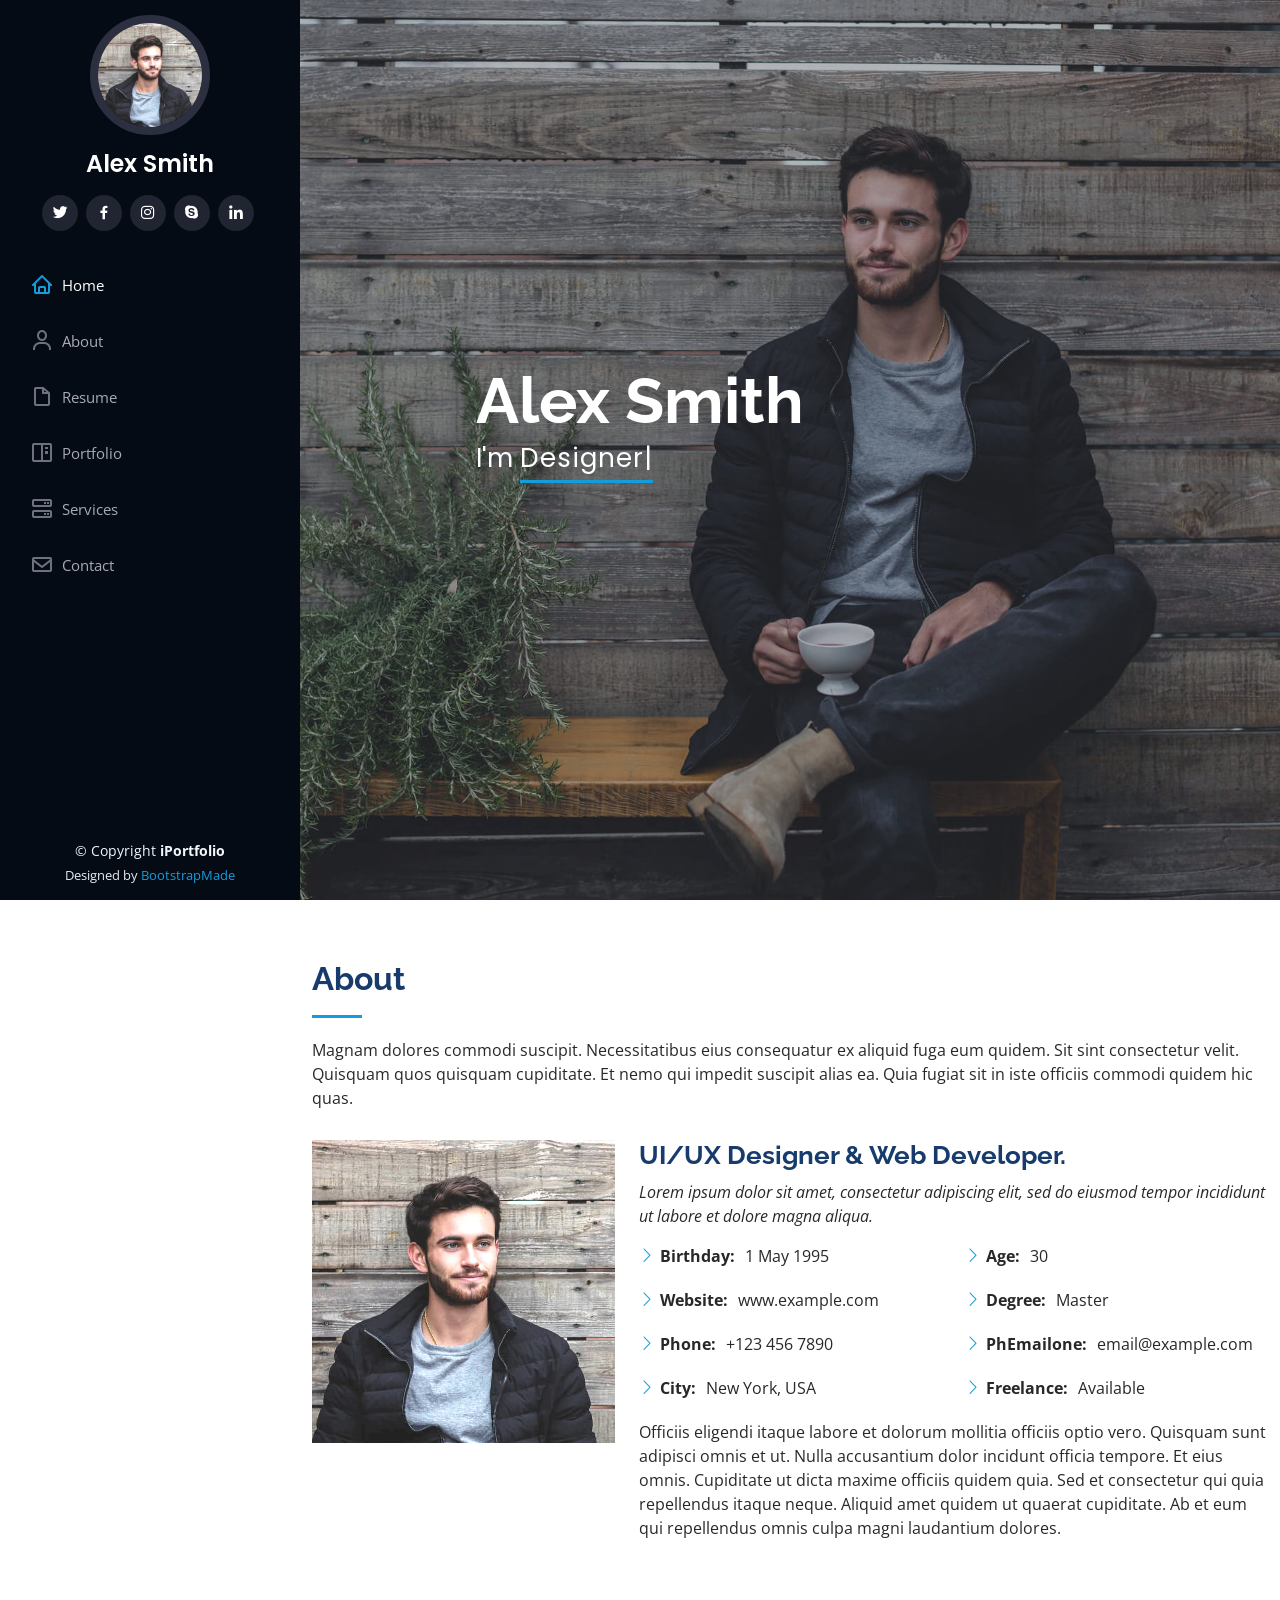
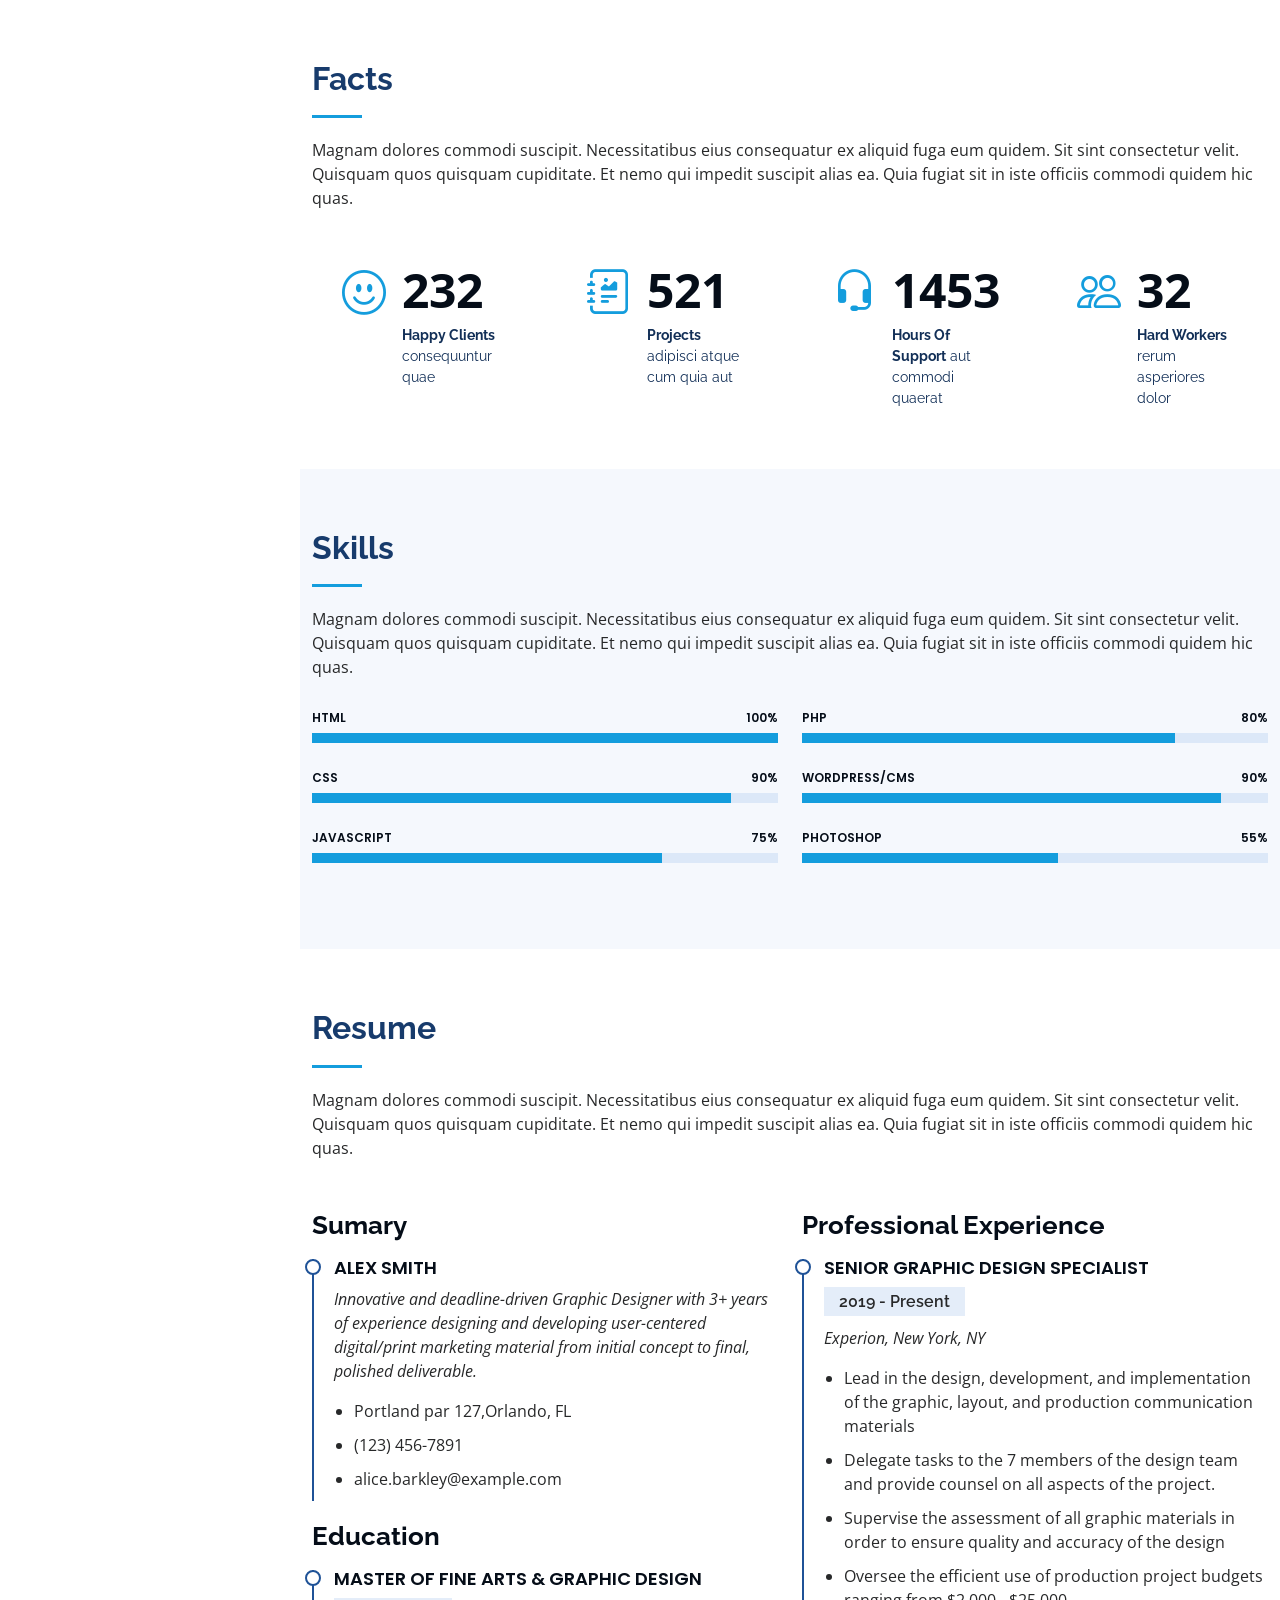
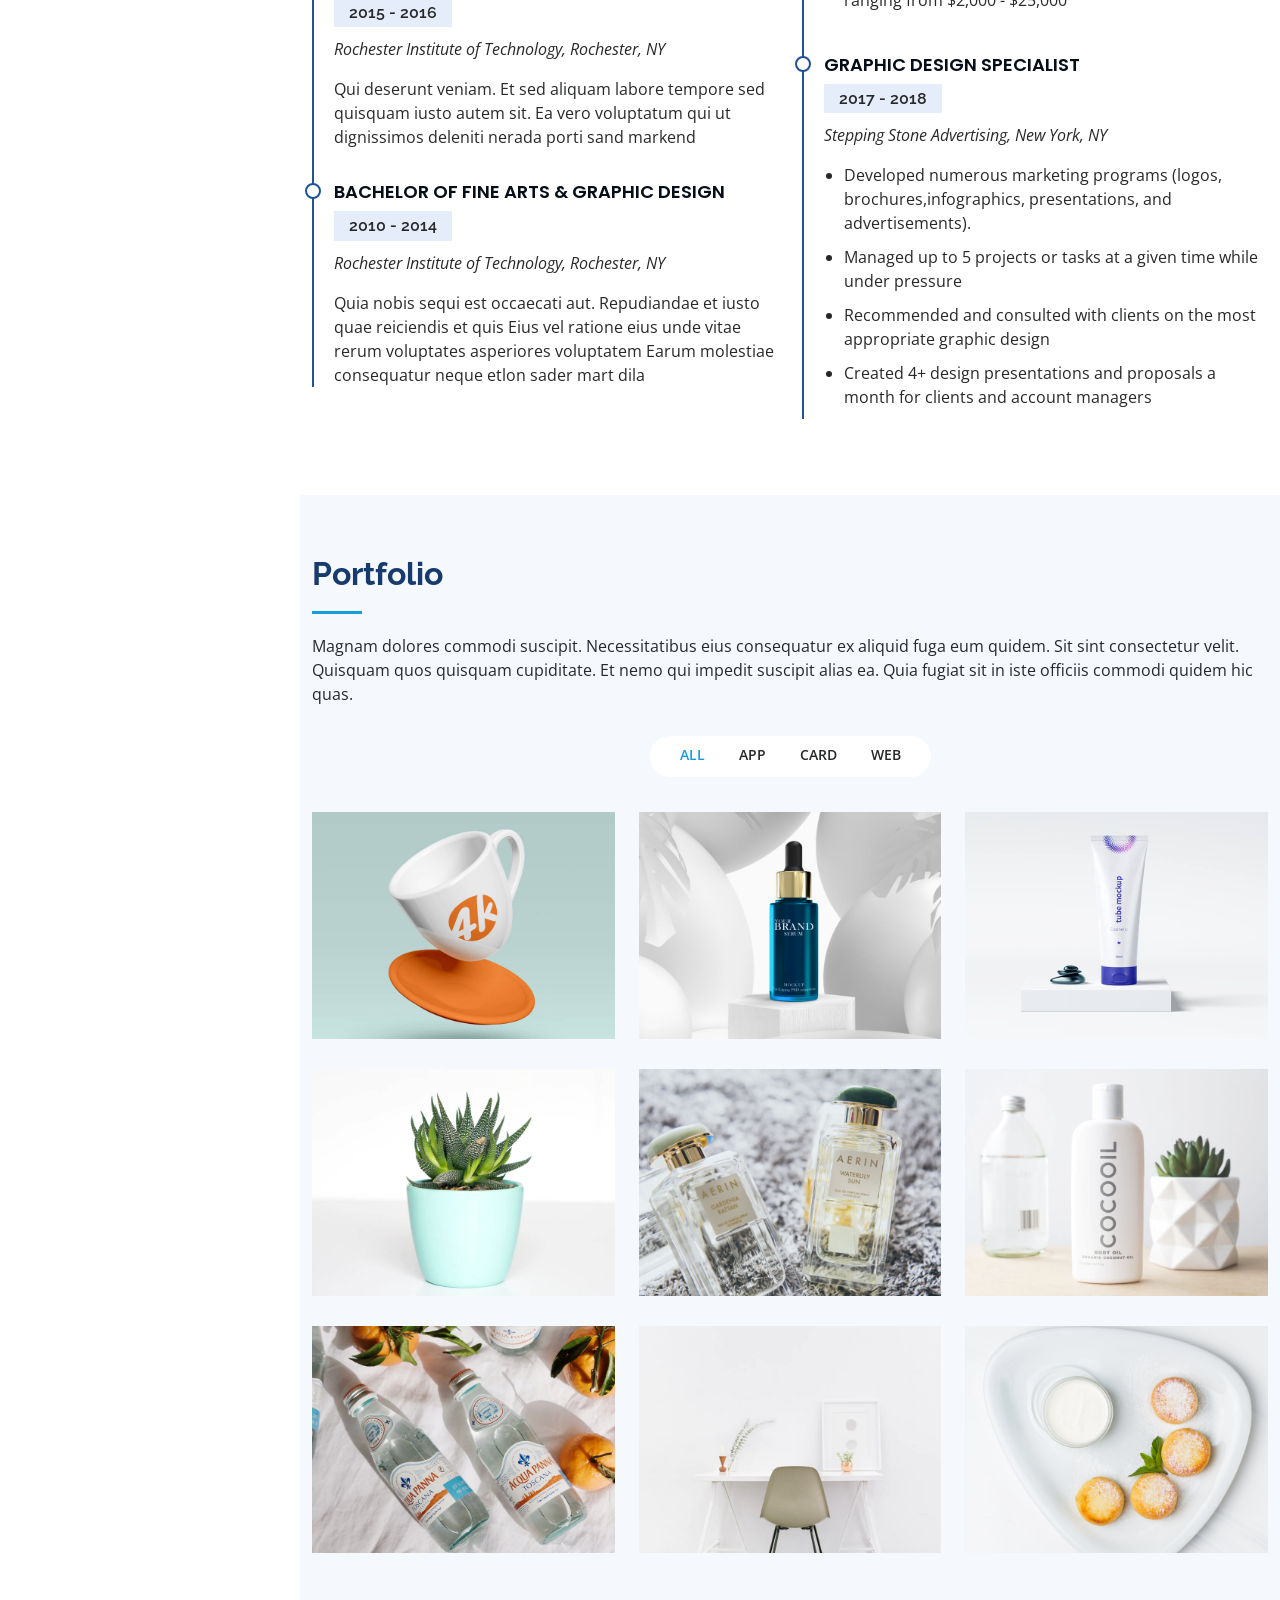
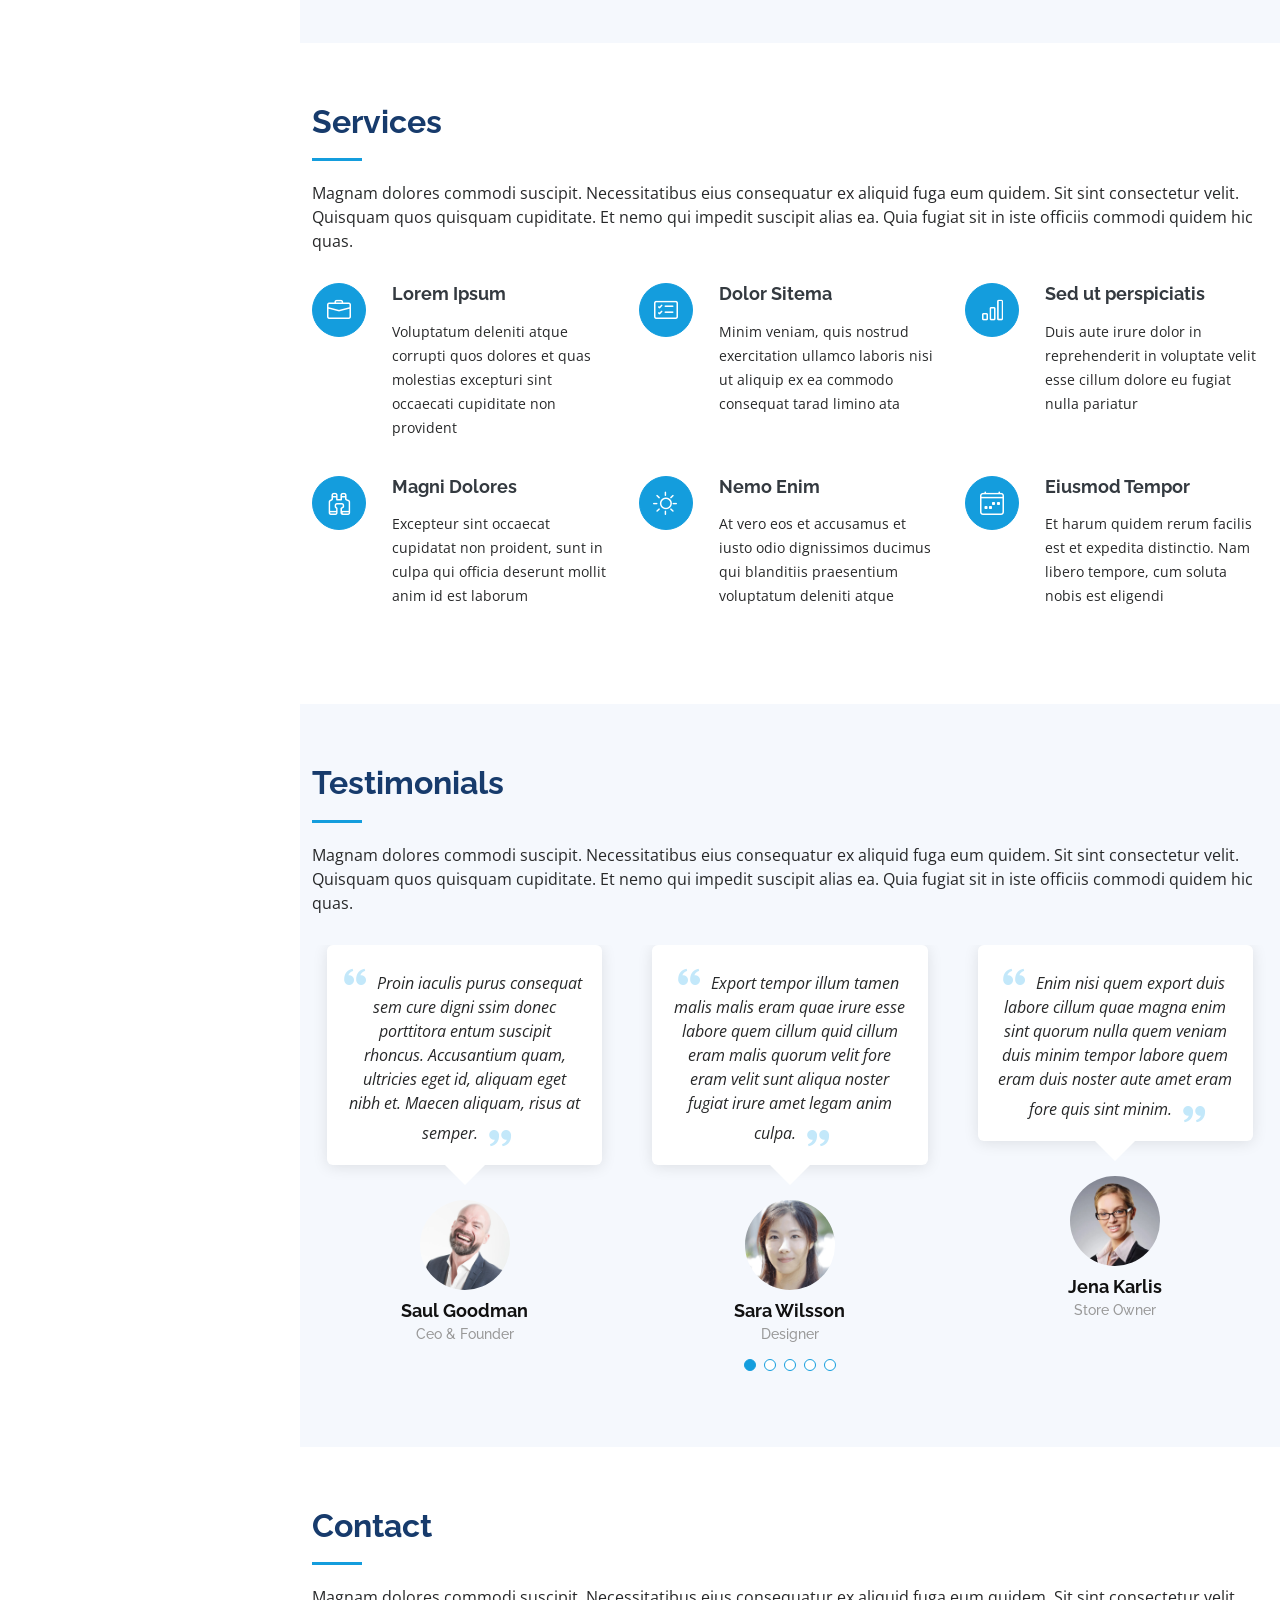
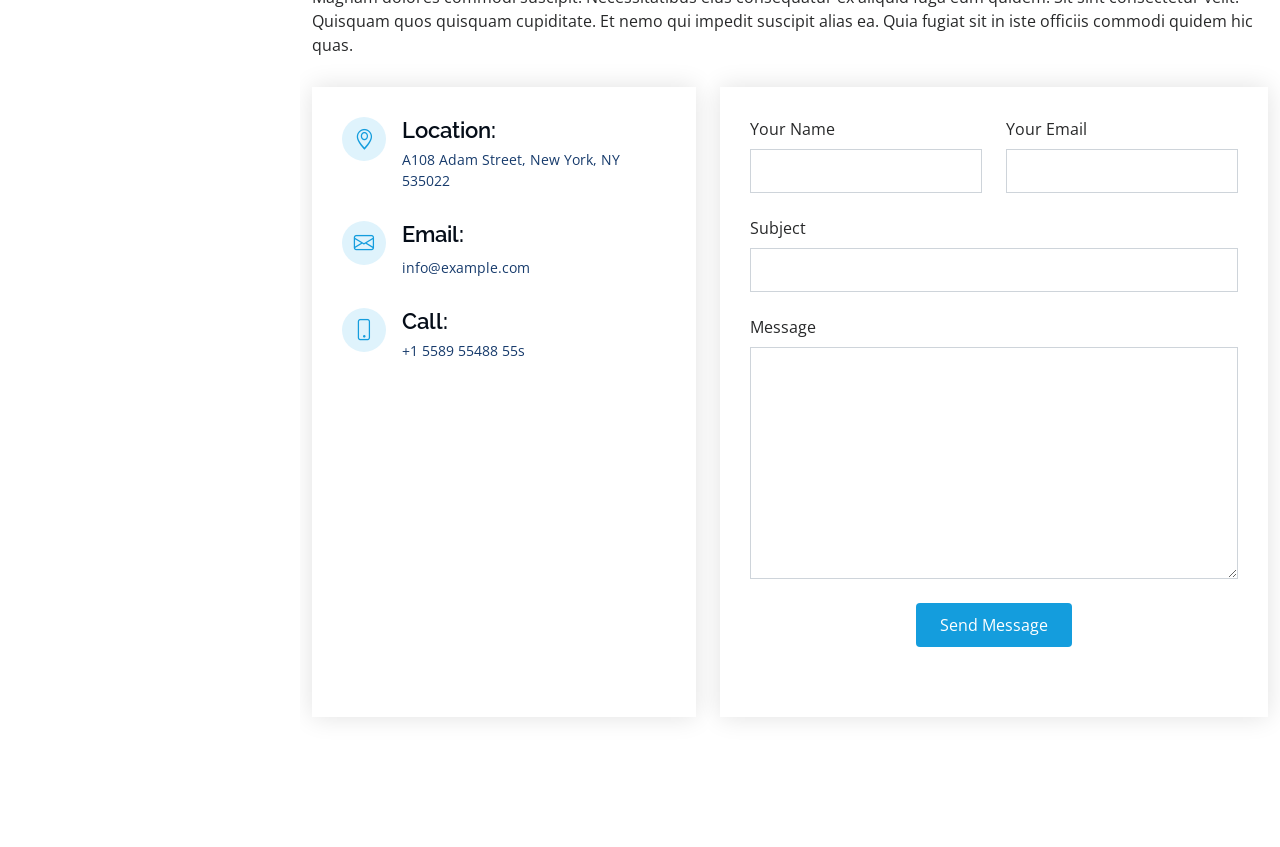
<file: index.html>
<!DOCTYPE html>
<html lang="en">

<head>
  <meta charset="utf-8">
  <meta content="width=device-width, initial-scale=1.0" name="viewport">

  <title>iPortfolio Bootstrap Template - Index</title>
  <meta content="" name="description">
  <meta content="" name="keywords">

  <!-- Favicons -->
  <link href="assets/img/favicon.png" rel="icon">
  <link href="assets/img/apple-touch-icon.png" rel="apple-touch-icon">

  <!-- Google Fonts -->
  <link href="https://fonts.googleapis.com/css?family=Open+Sans:300,300i,400,400i,600,600i,700,700i|Raleway:300,300i,400,400i,500,500i,600,600i,700,700i|Poppins:300,300i,400,400i,500,500i,600,600i,700,700i" rel="stylesheet">

  <!-- Vendor CSS Files -->
  <link href="assets/vendor/aos/aos.css" rel="stylesheet">
  <link href="assets/vendor/bootstrap/css/bootstrap.min.css" rel="stylesheet">
  <link href="assets/vendor/bootstrap-icons/bootstrap-icons.css" rel="stylesheet">
  <link href="assets/vendor/boxicons/css/boxicons.min.css" rel="stylesheet">
  <link href="assets/vendor/glightbox/css/glightbox.min.css" rel="stylesheet">
  <link href="assets/vendor/swiper/swiper-bundle.min.css" rel="stylesheet">

  <!-- Template Main CSS File -->
  <link href="assets/css/style.css" rel="stylesheet">

  <!-- =======================================================
  * Template Name: iPortfolio - v3.5.0
  * Template URL: https://bootstrapmade.com/iportfolio-bootstrap-portfolio-websites-template/
  * Author: BootstrapMade.com
  * License: https://bootstrapmade.com/license/
  ======================================================== -->
</head>

<body>

  <!-- ======= Mobile nav toggle button ======= -->
  <i class="bi bi-list mobile-nav-toggle d-xl-none"></i>

  <!-- ======= Header ======= -->
  <header id="header">
    <div class="d-flex flex-column">

      <div class="profile">
        <img src="assets/img/profile-img.jpg" alt="" class="img-fluid rounded-circle">
        <h1 class="text-light"><a href="index.html">Alex Smith</a></h1>
        <div class="social-links mt-3 text-center">
          <a href="#" class="twitter"><i class="bx bxl-twitter"></i></a>
          <a href="#" class="facebook"><i class="bx bxl-facebook"></i></a>
          <a href="#" class="instagram"><i class="bx bxl-instagram"></i></a>
          <a href="#" class="google-plus"><i class="bx bxl-skype"></i></a>
          <a href="#" class="linkedin"><i class="bx bxl-linkedin"></i></a>
        </div>
      </div>

      <nav id="navbar" class="nav-menu navbar">
        <ul>
          <li><a href="#hero" class="nav-link scrollto active"><i class="bx bx-home"></i> <span>Home</span></a></li>
          <li><a href="#about" class="nav-link scrollto"><i class="bx bx-user"></i> <span>About</span></a></li>
          <li><a href="#resume" class="nav-link scrollto"><i class="bx bx-file-blank"></i> <span>Resume</span></a></li>
          <li><a href="#portfolio" class="nav-link scrollto"><i class="bx bx-book-content"></i> <span>Portfolio</span></a></li>
          <li><a href="#services" class="nav-link scrollto"><i class="bx bx-server"></i> <span>Services</span></a></li>
          <li><a href="#contact" class="nav-link scrollto"><i class="bx bx-envelope"></i> <span>Contact</span></a></li>
        </ul>
      </nav><!-- .nav-menu -->
    </div>
  </header><!-- End Header -->

  <!-- ======= Hero Section ======= -->
  <section id="hero" class="d-flex flex-column justify-content-center align-items-center">
    <div class="hero-container" data-aos="fade-in">
      <h1>Alex Smith</h1>
      <p>I'm <span class="typed" data-typed-items="Designer, Developer, Freelancer, Photographer"></span></p>
    </div>
  </section><!-- End Hero -->

  <main id="main">

    <!-- ======= About Section ======= -->
    <section id="about" class="about">
      <div class="container">

        <div class="section-title">
          <h2>About</h2>
          <p>Magnam dolores commodi suscipit. Necessitatibus eius consequatur ex aliquid fuga eum quidem. Sit sint consectetur velit. Quisquam quos quisquam cupiditate. Et nemo qui impedit suscipit alias ea. Quia fugiat sit in iste officiis commodi quidem hic quas.</p>
        </div>

        <div class="row">
          <div class="col-lg-4" data-aos="fade-right">
            <img src="assets/img/profile-img.jpg" class="img-fluid" alt="">
          </div>
          <div class="col-lg-8 pt-4 pt-lg-0 content" data-aos="fade-left">
            <h3>UI/UX Designer &amp; Web Developer.</h3>
            <p class="fst-italic">
              Lorem ipsum dolor sit amet, consectetur adipiscing elit, sed do eiusmod tempor incididunt ut labore et dolore
              magna aliqua.
            </p>
            <div class="row">
              <div class="col-lg-6">
                <ul>
                  <li><i class="bi bi-chevron-right"></i> <strong>Birthday:</strong> <span>1 May 1995</span></li>
                  <li><i class="bi bi-chevron-right"></i> <strong>Website:</strong> <span>www.example.com</span></li>
                  <li><i class="bi bi-chevron-right"></i> <strong>Phone:</strong> <span>+123 456 7890</span></li>
                  <li><i class="bi bi-chevron-right"></i> <strong>City:</strong> <span>New York, USA</span></li>
                </ul>
              </div>
              <div class="col-lg-6">
                <ul>
                  <li><i class="bi bi-chevron-right"></i> <strong>Age:</strong> <span>30</span></li>
                  <li><i class="bi bi-chevron-right"></i> <strong>Degree:</strong> <span>Master</span></li>
                  <li><i class="bi bi-chevron-right"></i> <strong>PhEmailone:</strong> <span>email@example.com</span></li>
                  <li><i class="bi bi-chevron-right"></i> <strong>Freelance:</strong> <span>Available</span></li>
                </ul>
              </div>
            </div>
            <p>
              Officiis eligendi itaque labore et dolorum mollitia officiis optio vero. Quisquam sunt adipisci omnis et ut. Nulla accusantium dolor incidunt officia tempore. Et eius omnis.
              Cupiditate ut dicta maxime officiis quidem quia. Sed et consectetur qui quia repellendus itaque neque. Aliquid amet quidem ut quaerat cupiditate. Ab et eum qui repellendus omnis culpa magni laudantium dolores.
            </p>
          </div>
        </div>

      </div>
    </section><!-- End About Section -->

    <!-- ======= Facts Section ======= -->
    <section id="facts" class="facts">
      <div class="container">

        <div class="section-title">
          <h2>Facts</h2>
          <p>Magnam dolores commodi suscipit. Necessitatibus eius consequatur ex aliquid fuga eum quidem. Sit sint consectetur velit. Quisquam quos quisquam cupiditate. Et nemo qui impedit suscipit alias ea. Quia fugiat sit in iste officiis commodi quidem hic quas.</p>
        </div>

        <div class="row no-gutters">

          <div class="col-lg-3 col-md-6 d-md-flex align-items-md-stretch" data-aos="fade-up">
            <div class="count-box">
              <i class="bi bi-emoji-smile"></i>
              <span data-purecounter-start="0" data-purecounter-end="232" data-purecounter-duration="1" class="purecounter"></span>
              <p><strong>Happy Clients</strong> consequuntur quae</p>
            </div>
          </div>

          <div class="col-lg-3 col-md-6 d-md-flex align-items-md-stretch" data-aos="fade-up" data-aos-delay="100">
            <div class="count-box">
              <i class="bi bi-journal-richtext"></i>
              <span data-purecounter-start="0" data-purecounter-end="521" data-purecounter-duration="1" class="purecounter"></span>
              <p><strong>Projects</strong> adipisci atque cum quia aut</p>
            </div>
          </div>

          <div class="col-lg-3 col-md-6 d-md-flex align-items-md-stretch" data-aos="fade-up" data-aos-delay="200">
            <div class="count-box">
              <i class="bi bi-headset"></i>
              <span data-purecounter-start="0" data-purecounter-end="1453" data-purecounter-duration="1" class="purecounter"></span>
              <p><strong>Hours Of Support</strong> aut commodi quaerat</p>
            </div>
          </div>

          <div class="col-lg-3 col-md-6 d-md-flex align-items-md-stretch" data-aos="fade-up" data-aos-delay="300">
            <div class="count-box">
              <i class="bi bi-people"></i>
              <span data-purecounter-start="0" data-purecounter-end="32" data-purecounter-duration="1" class="purecounter"></span>
              <p><strong>Hard Workers</strong> rerum asperiores dolor</p>
            </div>
          </div>

        </div>

      </div>
    </section><!-- End Facts Section -->

    <!-- ======= Skills Section ======= -->
    <section id="skills" class="skills section-bg">
      <div class="container">

        <div class="section-title">
          <h2>Skills</h2>
          <p>Magnam dolores commodi suscipit. Necessitatibus eius consequatur ex aliquid fuga eum quidem. Sit sint consectetur velit. Quisquam quos quisquam cupiditate. Et nemo qui impedit suscipit alias ea. Quia fugiat sit in iste officiis commodi quidem hic quas.</p>
        </div>

        <div class="row skills-content">

          <div class="col-lg-6" data-aos="fade-up">

            <div class="progress">
              <span class="skill">HTML <i class="val">100%</i></span>
              <div class="progress-bar-wrap">
                <div class="progress-bar" role="progressbar" aria-valuenow="100" aria-valuemin="0" aria-valuemax="100"></div>
              </div>
            </div>

            <div class="progress">
              <span class="skill">CSS <i class="val">90%</i></span>
              <div class="progress-bar-wrap">
                <div class="progress-bar" role="progressbar" aria-valuenow="90" aria-valuemin="0" aria-valuemax="100"></div>
              </div>
            </div>

            <div class="progress">
              <span class="skill">JavaScript <i class="val">75%</i></span>
              <div class="progress-bar-wrap">
                <div class="progress-bar" role="progressbar" aria-valuenow="75" aria-valuemin="0" aria-valuemax="100"></div>
              </div>
            </div>

          </div>

          <div class="col-lg-6" data-aos="fade-up" data-aos-delay="100">

            <div class="progress">
              <span class="skill">PHP <i class="val">80%</i></span>
              <div class="progress-bar-wrap">
                <div class="progress-bar" role="progressbar" aria-valuenow="80" aria-valuemin="0" aria-valuemax="100"></div>
              </div>
            </div>

            <div class="progress">
              <span class="skill">WordPress/CMS <i class="val">90%</i></span>
              <div class="progress-bar-wrap">
                <div class="progress-bar" role="progressbar" aria-valuenow="90" aria-valuemin="0" aria-valuemax="100"></div>
              </div>
            </div>

            <div class="progress">
              <span class="skill">Photoshop <i class="val">55%</i></span>
              <div class="progress-bar-wrap">
                <div class="progress-bar" role="progressbar" aria-valuenow="55" aria-valuemin="0" aria-valuemax="100"></div>
              </div>
            </div>

          </div>

        </div>

      </div>
    </section><!-- End Skills Section -->

    <!-- ======= Resume Section ======= -->
    <section id="resume" class="resume">
      <div class="container">

        <div class="section-title">
          <h2>Resume</h2>
          <p>Magnam dolores commodi suscipit. Necessitatibus eius consequatur ex aliquid fuga eum quidem. Sit sint consectetur velit. Quisquam quos quisquam cupiditate. Et nemo qui impedit suscipit alias ea. Quia fugiat sit in iste officiis commodi quidem hic quas.</p>
        </div>

        <div class="row">
          <div class="col-lg-6" data-aos="fade-up">
            <h3 class="resume-title">Sumary</h3>
            <div class="resume-item pb-0">
              <h4>Alex Smith</h4>
              <p><em>Innovative and deadline-driven Graphic Designer with 3+ years of experience designing and developing user-centered digital/print marketing material from initial concept to final, polished deliverable.</em></p>
              <ul>
                <li>Portland par 127,Orlando, FL</li>
                <li>(123) 456-7891</li>
                <li>alice.barkley@example.com</li>
              </ul>
            </div>

            <h3 class="resume-title">Education</h3>
            <div class="resume-item">
              <h4>Master of Fine Arts &amp; Graphic Design</h4>
              <h5>2015 - 2016</h5>
              <p><em>Rochester Institute of Technology, Rochester, NY</em></p>
              <p>Qui deserunt veniam. Et sed aliquam labore tempore sed quisquam iusto autem sit. Ea vero voluptatum qui ut dignissimos deleniti nerada porti sand markend</p>
            </div>
            <div class="resume-item">
              <h4>Bachelor of Fine Arts &amp; Graphic Design</h4>
              <h5>2010 - 2014</h5>
              <p><em>Rochester Institute of Technology, Rochester, NY</em></p>
              <p>Quia nobis sequi est occaecati aut. Repudiandae et iusto quae reiciendis et quis Eius vel ratione eius unde vitae rerum voluptates asperiores voluptatem Earum molestiae consequatur neque etlon sader mart dila</p>
            </div>
          </div>
          <div class="col-lg-6" data-aos="fade-up" data-aos-delay="100">
            <h3 class="resume-title">Professional Experience</h3>
            <div class="resume-item">
              <h4>Senior graphic design specialist</h4>
              <h5>2019 - Present</h5>
              <p><em>Experion, New York, NY </em></p>
              <ul>
                <li>Lead in the design, development, and implementation of the graphic, layout, and production communication materials</li>
                <li>Delegate tasks to the 7 members of the design team and provide counsel on all aspects of the project. </li>
                <li>Supervise the assessment of all graphic materials in order to ensure quality and accuracy of the design</li>
                <li>Oversee the efficient use of production project budgets ranging from $2,000 - $25,000</li>
              </ul>
            </div>
            <div class="resume-item">
              <h4>Graphic design specialist</h4>
              <h5>2017 - 2018</h5>
              <p><em>Stepping Stone Advertising, New York, NY</em></p>
              <ul>
                <li>Developed numerous marketing programs (logos, brochures,infographics, presentations, and advertisements).</li>
                <li>Managed up to 5 projects or tasks at a given time while under pressure</li>
                <li>Recommended and consulted with clients on the most appropriate graphic design</li>
                <li>Created 4+ design presentations and proposals a month for clients and account managers</li>
              </ul>
            </div>
          </div>
        </div>

      </div>
    </section><!-- End Resume Section -->

    <!-- ======= Portfolio Section ======= -->
    <section id="portfolio" class="portfolio section-bg">
      <div class="container">

        <div class="section-title">
          <h2>Portfolio</h2>
          <p>Magnam dolores commodi suscipit. Necessitatibus eius consequatur ex aliquid fuga eum quidem. Sit sint consectetur velit. Quisquam quos quisquam cupiditate. Et nemo qui impedit suscipit alias ea. Quia fugiat sit in iste officiis commodi quidem hic quas.</p>
        </div>

        <div class="row" data-aos="fade-up">
          <div class="col-lg-12 d-flex justify-content-center">
            <ul id="portfolio-flters">
              <li data-filter="*" class="filter-active">All</li>
              <li data-filter=".filter-app">App</li>
              <li data-filter=".filter-card">Card</li>
              <li data-filter=".filter-web">Web</li>
            </ul>
          </div>
        </div>

        <div class="row portfolio-container" data-aos="fade-up" data-aos-delay="100">

          <div class="col-lg-4 col-md-6 portfolio-item filter-app">
            <div class="portfolio-wrap">
              <img src="assets/img/portfolio/portfolio-1.jpg" class="img-fluid" alt="">
              <div class="portfolio-links">
                <a href="assets/img/portfolio/portfolio-1.jpg" data-gallery="portfolioGallery" class="portfolio-lightbox" title="App 1"><i class="bx bx-plus"></i></a>
                <a href="portfolio-details.html" title="More Details"><i class="bx bx-link"></i></a>
              </div>
            </div>
          </div>

          <div class="col-lg-4 col-md-6 portfolio-item filter-web">
            <div class="portfolio-wrap">
              <img src="assets/img/portfolio/portfolio-2.jpg" class="img-fluid" alt="">
              <div class="portfolio-links">
                <a href="assets/img/portfolio/portfolio-2.jpg" data-gallery="portfolioGallery" class="portfolio-lightbox" title="Web 3"><i class="bx bx-plus"></i></a>
                <a href="portfolio-details.html" title="More Details"><i class="bx bx-link"></i></a>
              </div>
            </div>
          </div>

          <div class="col-lg-4 col-md-6 portfolio-item filter-app">
            <div class="portfolio-wrap">
              <img src="assets/img/portfolio/portfolio-3.jpg" class="img-fluid" alt="">
              <div class="portfolio-links">
                <a href="assets/img/portfolio/portfolio-3.jpg" data-gallery="portfolioGallery" class="portfolio-lightbox" title="App 2"><i class="bx bx-plus"></i></a>
                <a href="portfolio-details.html" title="More Details"><i class="bx bx-link"></i></a>
              </div>
            </div>
          </div>

          <div class="col-lg-4 col-md-6 portfolio-item filter-card">
            <div class="portfolio-wrap">
              <img src="assets/img/portfolio/portfolio-4.jpg" class="img-fluid" alt="">
              <div class="portfolio-links">
                <a href="assets/img/portfolio/portfolio-4.jpg" data-gallery="portfolioGallery" class="portfolio-lightbox" title="Card 2"><i class="bx bx-plus"></i></a>
                <a href="portfolio-details.html" title="More Details"><i class="bx bx-link"></i></a>
              </div>
            </div>
          </div>

          <div class="col-lg-4 col-md-6 portfolio-item filter-web">
            <div class="portfolio-wrap">
              <img src="assets/img/portfolio/portfolio-5.jpg" class="img-fluid" alt="">
              <div class="portfolio-links">
                <a href="assets/img/portfolio/portfolio-5.jpg" data-gallery="portfolioGallery" class="portfolio-lightbox" title="Web 2"><i class="bx bx-plus"></i></a>
                <a href="portfolio-details.html" title="More Details"><i class="bx bx-link"></i></a>
              </div>
            </div>
          </div>

          <div class="col-lg-4 col-md-6 portfolio-item filter-app">
            <div class="portfolio-wrap">
              <img src="assets/img/portfolio/portfolio-6.jpg" class="img-fluid" alt="">
              <div class="portfolio-links">
                <a href="assets/img/portfolio/portfolio-6.jpg" data-gallery="portfolioGallery" class="portfolio-lightbox" title="App 3"><i class="bx bx-plus"></i></a>
                <a href="portfolio-details.html" title="More Details"><i class="bx bx-link"></i></a>
              </div>
            </div>
          </div>

          <div class="col-lg-4 col-md-6 portfolio-item filter-card">
            <div class="portfolio-wrap">
              <img src="assets/img/portfolio/portfolio-7.jpg" class="img-fluid" alt="">
              <div class="portfolio-links">
                <a href="assets/img/portfolio/portfolio-7.jpg" data-gallery="portfolioGallery" class="portfolio-lightbox" title="Card 1"><i class="bx bx-plus"></i></a>
                <a href="portfolio-details.html" title="More Details"><i class="bx bx-link"></i></a>
              </div>
            </div>
          </div>

          <div class="col-lg-4 col-md-6 portfolio-item filter-card">
            <div class="portfolio-wrap">
              <img src="assets/img/portfolio/portfolio-8.jpg" class="img-fluid" alt="">
              <div class="portfolio-links">
                <a href="assets/img/portfolio/portfolio-8.jpg" data-gallery="portfolioGallery" class="portfolio-lightbox" title="Card 3"><i class="bx bx-plus"></i></a>
                <a href="portfolio-details.html" title="More Details"><i class="bx bx-link"></i></a>
              </div>
            </div>
          </div>

          <div class="col-lg-4 col-md-6 portfolio-item filter-web">
            <div class="portfolio-wrap">
              <img src="assets/img/portfolio/portfolio-9.jpg" class="img-fluid" alt="">
              <div class="portfolio-links">
                <a href="assets/img/portfolio/portfolio-9.jpg" data-gallery="portfolioGallery" class="portfolio-lightbox" title="Web 3"><i class="bx bx-plus"></i></a>
                <a href="portfolio-details.html" title="More Details"><i class="bx bx-link"></i></a>
              </div>
            </div>
          </div>

        </div>

      </div>
    </section><!-- End Portfolio Section -->

    <!-- ======= Services Section ======= -->
    <section id="services" class="services">
      <div class="container">

        <div class="section-title">
          <h2>Services</h2>
          <p>Magnam dolores commodi suscipit. Necessitatibus eius consequatur ex aliquid fuga eum quidem. Sit sint consectetur velit. Quisquam quos quisquam cupiditate. Et nemo qui impedit suscipit alias ea. Quia fugiat sit in iste officiis commodi quidem hic quas.</p>
        </div>

        <div class="row">
          <div class="col-lg-4 col-md-6 icon-box" data-aos="fade-up">
            <div class="icon"><i class="bi bi-briefcase"></i></div>
            <h4 class="title"><a href="">Lorem Ipsum</a></h4>
            <p class="description">Voluptatum deleniti atque corrupti quos dolores et quas molestias excepturi sint occaecati cupiditate non provident</p>
          </div>
          <div class="col-lg-4 col-md-6 icon-box" data-aos="fade-up" data-aos-delay="100">
            <div class="icon"><i class="bi bi-card-checklist"></i></div>
            <h4 class="title"><a href="">Dolor Sitema</a></h4>
            <p class="description">Minim veniam, quis nostrud exercitation ullamco laboris nisi ut aliquip ex ea commodo consequat tarad limino ata</p>
          </div>
          <div class="col-lg-4 col-md-6 icon-box" data-aos="fade-up" data-aos-delay="200">
            <div class="icon"><i class="bi bi-bar-chart"></i></div>
            <h4 class="title"><a href="">Sed ut perspiciatis</a></h4>
            <p class="description">Duis aute irure dolor in reprehenderit in voluptate velit esse cillum dolore eu fugiat nulla pariatur</p>
          </div>
          <div class="col-lg-4 col-md-6 icon-box" data-aos="fade-up" data-aos-delay="300">
            <div class="icon"><i class="bi bi-binoculars"></i></div>
            <h4 class="title"><a href="">Magni Dolores</a></h4>
            <p class="description">Excepteur sint occaecat cupidatat non proident, sunt in culpa qui officia deserunt mollit anim id est laborum</p>
          </div>
          <div class="col-lg-4 col-md-6 icon-box" data-aos="fade-up" data-aos-delay="400">
            <div class="icon"><i class="bi bi-brightness-high"></i></div>
            <h4 class="title"><a href="">Nemo Enim</a></h4>
            <p class="description">At vero eos et accusamus et iusto odio dignissimos ducimus qui blanditiis praesentium voluptatum deleniti atque</p>
          </div>
          <div class="col-lg-4 col-md-6 icon-box" data-aos="fade-up" data-aos-delay="500">
            <div class="icon"><i class="bi bi-calendar4-week"></i></div>
            <h4 class="title"><a href="">Eiusmod Tempor</a></h4>
            <p class="description">Et harum quidem rerum facilis est et expedita distinctio. Nam libero tempore, cum soluta nobis est eligendi</p>
          </div>
        </div>

      </div>
    </section><!-- End Services Section -->

    <!-- ======= Testimonials Section ======= -->
    <section id="testimonials" class="testimonials section-bg">
      <div class="container">

        <div class="section-title">
          <h2>Testimonials</h2>
          <p>Magnam dolores commodi suscipit. Necessitatibus eius consequatur ex aliquid fuga eum quidem. Sit sint consectetur velit. Quisquam quos quisquam cupiditate. Et nemo qui impedit suscipit alias ea. Quia fugiat sit in iste officiis commodi quidem hic quas.</p>
        </div>

        <div class="testimonials-slider swiper" data-aos="fade-up" data-aos-delay="100">
          <div class="swiper-wrapper">

            <div class="swiper-slide">
              <div class="testimonial-item" data-aos="fade-up">
                <p>
                  <i class="bx bxs-quote-alt-left quote-icon-left"></i>
                  Proin iaculis purus consequat sem cure digni ssim donec porttitora entum suscipit rhoncus. Accusantium quam, ultricies eget id, aliquam eget nibh et. Maecen aliquam, risus at semper.
                  <i class="bx bxs-quote-alt-right quote-icon-right"></i>
                </p>
                <img src="assets/img/testimonials/testimonials-1.jpg" class="testimonial-img" alt="">
                <h3>Saul Goodman</h3>
                <h4>Ceo &amp; Founder</h4>
              </div>
            </div><!-- End testimonial item -->

            <div class="swiper-slide">
              <div class="testimonial-item" data-aos="fade-up" data-aos-delay="100">
                <p>
                  <i class="bx bxs-quote-alt-left quote-icon-left"></i>
                  Export tempor illum tamen malis malis eram quae irure esse labore quem cillum quid cillum eram malis quorum velit fore eram velit sunt aliqua noster fugiat irure amet legam anim culpa.
                  <i class="bx bxs-quote-alt-right quote-icon-right"></i>
                </p>
                <img src="assets/img/testimonials/testimonials-2.jpg" class="testimonial-img" alt="">
                <h3>Sara Wilsson</h3>
                <h4>Designer</h4>
              </div>
            </div><!-- End testimonial item -->

            <div class="swiper-slide">
              <div class="testimonial-item" data-aos="fade-up" data-aos-delay="200">
                <p>
                  <i class="bx bxs-quote-alt-left quote-icon-left"></i>
                  Enim nisi quem export duis labore cillum quae magna enim sint quorum nulla quem veniam duis minim tempor labore quem eram duis noster aute amet eram fore quis sint minim.
                  <i class="bx bxs-quote-alt-right quote-icon-right"></i>
                </p>
                <img src="assets/img/testimonials/testimonials-3.jpg" class="testimonial-img" alt="">
                <h3>Jena Karlis</h3>
                <h4>Store Owner</h4>
              </div>
            </div><!-- End testimonial item -->

            <div class="swiper-slide">
              <div class="testimonial-item" data-aos="fade-up" data-aos-delay="300">
                <p>
                  <i class="bx bxs-quote-alt-left quote-icon-left"></i>
                  Fugiat enim eram quae cillum dolore dolor amet nulla culpa multos export minim fugiat minim velit minim dolor enim duis veniam ipsum anim magna sunt elit fore quem dolore labore illum veniam.
                  <i class="bx bxs-quote-alt-right quote-icon-right"></i>
                </p>
                <img src="assets/img/testimonials/testimonials-4.jpg" class="testimonial-img" alt="">
                <h3>Matt Brandon</h3>
                <h4>Freelancer</h4>
              </div>
            </div><!-- End testimonial item -->

            <div class="swiper-slide">
              <div class="testimonial-item" data-aos="fade-up" data-aos-delay="400">
                <p>
                  <i class="bx bxs-quote-alt-left quote-icon-left"></i>
                  Quis quorum aliqua sint quem legam fore sunt eram irure aliqua veniam tempor noster veniam enim culpa labore duis sunt culpa nulla illum cillum fugiat legam esse veniam culpa fore nisi cillum quid.
                  <i class="bx bxs-quote-alt-right quote-icon-right"></i>
                </p>
                <img src="assets/img/testimonials/testimonials-5.jpg" class="testimonial-img" alt="">
                <h3>John Larson</h3>
                <h4>Entrepreneur</h4>
              </div>
            </div><!-- End testimonial item -->

          </div>
          <div class="swiper-pagination"></div>
        </div>

      </div>
    </section><!-- End Testimonials Section -->

    <!-- ======= Contact Section ======= -->
    <section id="contact" class="contact">
      <div class="container">

        <div class="section-title">
          <h2>Contact</h2>
          <p>Magnam dolores commodi suscipit. Necessitatibus eius consequatur ex aliquid fuga eum quidem. Sit sint consectetur velit. Quisquam quos quisquam cupiditate. Et nemo qui impedit suscipit alias ea. Quia fugiat sit in iste officiis commodi quidem hic quas.</p>
        </div>

        <div class="row" data-aos="fade-in">

          <div class="col-lg-5 d-flex align-items-stretch">
            <div class="info">
              <div class="address">
                <i class="bi bi-geo-alt"></i>
                <h4>Location:</h4>
                <p>A108 Adam Street, New York, NY 535022</p>
              </div>

              <div class="email">
                <i class="bi bi-envelope"></i>
                <h4>Email:</h4>
                <p>info@example.com</p>
              </div>

              <div class="phone">
                <i class="bi bi-phone"></i>
                <h4>Call:</h4>
                <p>+1 5589 55488 55s</p>
              </div>

              <iframe src="https://www.google.com/maps/embed?pb=!1m14!1m8!1m3!1d12097.433213460943!2d-74.0062269!3d40.7101282!3m2!1i1024!2i768!4f13.1!3m3!1m2!1s0x0%3A0xb89d1fe6bc499443!2sDowntown+Conference+Center!5e0!3m2!1smk!2sbg!4v1539943755621" frameborder="0" style="border:0; width: 100%; height: 290px;" allowfullscreen></iframe>
            </div>

          </div>

          <div class="col-lg-7 mt-5 mt-lg-0 d-flex align-items-stretch">
            <form action="forms/contact.php" method="post" role="form" class="php-email-form">
              <div class="row">
                <div class="form-group col-md-6">
                  <label for="name">Your Name</label>
                  <input type="text" name="name" class="form-control" id="name" required>
                </div>
                <div class="form-group col-md-6">
                  <label for="name">Your Email</label>
                  <input type="email" class="form-control" name="email" id="email" required>
                </div>
              </div>
              <div class="form-group">
                <label for="name">Subject</label>
                <input type="text" class="form-control" name="subject" id="subject" required>
              </div>
              <div class="form-group">
                <label for="name">Message</label>
                <textarea class="form-control" name="message" rows="10" required></textarea>
              </div>
              <div class="my-3">
                <div class="loading">Loading</div>
                <div class="error-message"></div>
                <div class="sent-message">Your message has been sent. Thank you!</div>
              </div>
              <div class="text-center"><button type="submit">Send Message</button></div>
            </form>
          </div>

        </div>

      </div>
    </section><!-- End Contact Section -->

  </main><!-- End #main -->

  <!-- ======= Footer ======= -->
  <footer id="footer">
    <div class="container">
      <div class="copyright">
        &copy; Copyright <strong><span>iPortfolio</span></strong>
      </div>
      <div class="credits">
        <!-- All the links in the footer should remain intact. -->
        <!-- You can delete the links only if you purchased the pro version. -->
        <!-- Licensing information: https://bootstrapmade.com/license/ -->
        <!-- Purchase the pro version with working PHP/AJAX contact form: https://bootstrapmade.com/iportfolio-bootstrap-portfolio-websites-template/ -->
        Designed by <a href="https://bootstrapmade.com/">BootstrapMade</a>
      </div>
    </div>
  </footer><!-- End  Footer -->

  <a href="#" class="back-to-top d-flex align-items-center justify-content-center"><i class="bi bi-arrow-up-short"></i></a>

  <!-- Vendor JS Files -->
  <script src="assets/vendor/aos/aos.js"></script>
  <script src="assets/vendor/bootstrap/js/bootstrap.bundle.min.js"></script>
  <script src="assets/vendor/glightbox/js/glightbox.min.js"></script>
  <script src="assets/vendor/isotope-layout/isotope.pkgd.min.js"></script>
  <script src="assets/vendor/php-email-form/validate.js"></script>
  <script src="assets/vendor/purecounter/purecounter.js"></script>
  <script src="assets/vendor/swiper/swiper-bundle.min.js"></script>
  <script src="assets/vendor/typed.js/typed.min.js"></script>
  <script src="assets/vendor/waypoints/noframework.waypoints.js"></script>

  <!-- Template Main JS File -->
  <script src="assets/js/main.js"></script>

</body>

</html>
</file>
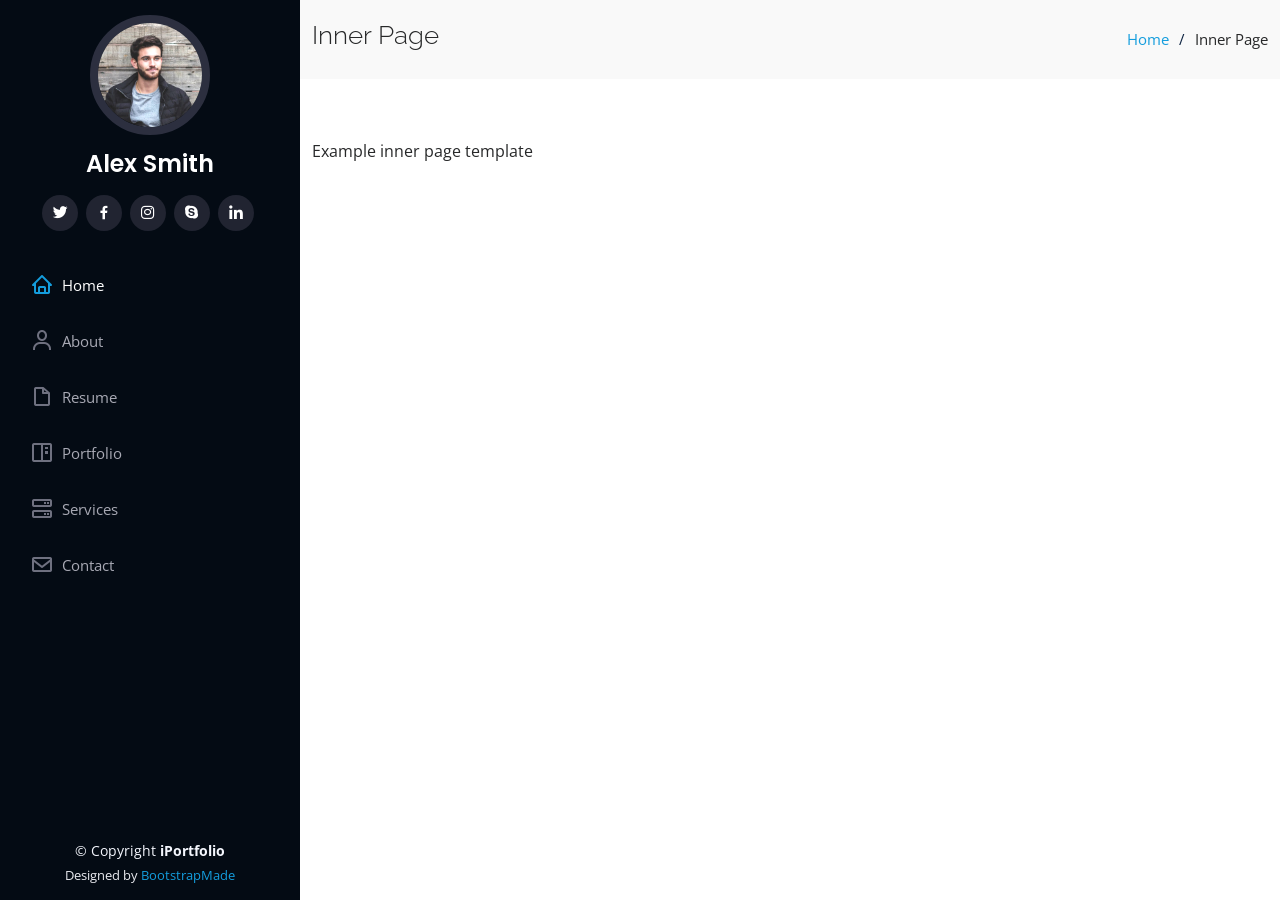
<file: inner-page.html>
<!DOCTYPE html>
<html lang="en">

<head>
  <meta charset="utf-8">
  <meta content="width=device-width, initial-scale=1.0" name="viewport">

  <title>Inner Page - iPortfolio Bootstrap Template</title>
  <meta content="" name="description">
  <meta content="" name="keywords">

  <!-- Favicons -->
  <link href="assets/img/favicon.png" rel="icon">
  <link href="assets/img/apple-touch-icon.png" rel="apple-touch-icon">

  <!-- Google Fonts -->
  <link href="https://fonts.googleapis.com/css?family=Open+Sans:300,300i,400,400i,600,600i,700,700i|Raleway:300,300i,400,400i,500,500i,600,600i,700,700i|Poppins:300,300i,400,400i,500,500i,600,600i,700,700i" rel="stylesheet">

  <!-- Vendor CSS Files -->
  <link href="assets/vendor/aos/aos.css" rel="stylesheet">
  <link href="assets/vendor/bootstrap/css/bootstrap.min.css" rel="stylesheet">
  <link href="assets/vendor/bootstrap-icons/bootstrap-icons.css" rel="stylesheet">
  <link href="assets/vendor/boxicons/css/boxicons.min.css" rel="stylesheet">
  <link href="assets/vendor/glightbox/css/glightbox.min.css" rel="stylesheet">
  <link href="assets/vendor/swiper/swiper-bundle.min.css" rel="stylesheet">

  <!-- Template Main CSS File -->
  <link href="assets/css/style.css" rel="stylesheet">

  <!-- =======================================================
  * Template Name: iPortfolio - v3.5.0
  * Template URL: https://bootstrapmade.com/iportfolio-bootstrap-portfolio-websites-template/
  * Author: BootstrapMade.com
  * License: https://bootstrapmade.com/license/
  ======================================================== -->
</head>

<body>

  <!-- ======= Mobile nav toggle button ======= -->
  <i class="bi bi-list mobile-nav-toggle d-xl-none"></i>

  <!-- ======= Header ======= -->
  <header id="header">
    <div class="d-flex flex-column">

      <div class="profile">
        <img src="assets/img/profile-img.jpg" alt="" class="img-fluid rounded-circle">
        <h1 class="text-light"><a href="index.html">Alex Smith</a></h1>
        <div class="social-links mt-3 text-center">
          <a href="#" class="twitter"><i class="bx bxl-twitter"></i></a>
          <a href="#" class="facebook"><i class="bx bxl-facebook"></i></a>
          <a href="#" class="instagram"><i class="bx bxl-instagram"></i></a>
          <a href="#" class="google-plus"><i class="bx bxl-skype"></i></a>
          <a href="#" class="linkedin"><i class="bx bxl-linkedin"></i></a>
        </div>
      </div>

      <nav id="navbar" class="nav-menu navbar">
        <ul>
          <li><a href="#hero" class="nav-link scrollto active"><i class="bx bx-home"></i> <span>Home</span></a></li>
          <li><a href="#about" class="nav-link scrollto"><i class="bx bx-user"></i> <span>About</span></a></li>
          <li><a href="#resume" class="nav-link scrollto"><i class="bx bx-file-blank"></i> <span>Resume</span></a></li>
          <li><a href="#portfolio" class="nav-link scrollto"><i class="bx bx-book-content"></i> <span>Portfolio</span></a></li>
          <li><a href="#services" class="nav-link scrollto"><i class="bx bx-server"></i> <span>Services</span></a></li>
          <li><a href="#contact" class="nav-link scrollto"><i class="bx bx-envelope"></i> <span>Contact</span></a></li>
        </ul>
      </nav><!-- .nav-menu -->
    </div>
  </header><!-- End Header -->

  <main id="main">

    <!-- ======= Breadcrumbs ======= -->
    <section class="breadcrumbs">
      <div class="container">

        <div class="d-flex justify-content-between align-items-center">
          <h2>Inner Page</h2>
          <ol>
            <li><a href="index.html">Home</a></li>
            <li>Inner Page</li>
          </ol>
        </div>

      </div>
    </section><!-- End Breadcrumbs -->

    <section class="inner-page">
      <div class="container">
        <p>
          Example inner page template
        </p>
      </div>
    </section>

  </main><!-- End #main -->

  <!-- ======= Footer ======= -->
  <footer id="footer">
    <div class="container">
      <div class="copyright">
        &copy; Copyright <strong><span>iPortfolio</span></strong>
      </div>
      <div class="credits">
        <!-- All the links in the footer should remain intact. -->
        <!-- You can delete the links only if you purchased the pro version. -->
        <!-- Licensing information: https://bootstrapmade.com/license/ -->
        <!-- Purchase the pro version with working PHP/AJAX contact form: https://bootstrapmade.com/iportfolio-bootstrap-portfolio-websites-template/ -->
        Designed by <a href="https://bootstrapmade.com/">BootstrapMade</a>
      </div>
    </div>
  </footer><!-- End  Footer -->

  <a href="#" class="back-to-top d-flex align-items-center justify-content-center"><i class="bi bi-arrow-up-short"></i></a>

  <!-- Vendor JS Files -->
  <script src="assets/vendor/aos/aos.js"></script>
  <script src="assets/vendor/bootstrap/js/bootstrap.bundle.min.js"></script>
  <script src="assets/vendor/glightbox/js/glightbox.min.js"></script>
  <script src="assets/vendor/isotope-layout/isotope.pkgd.min.js"></script>
  <script src="assets/vendor/php-email-form/validate.js"></script>
  <script src="assets/vendor/purecounter/purecounter.js"></script>
  <script src="assets/vendor/swiper/swiper-bundle.min.js"></script>
  <script src="assets/vendor/typed.js/typed.min.js"></script>
  <script src="assets/vendor/waypoints/noframework.waypoints.js"></script>

  <!-- Template Main JS File -->
  <script src="assets/js/main.js"></script>

</body>

</html>
</file>
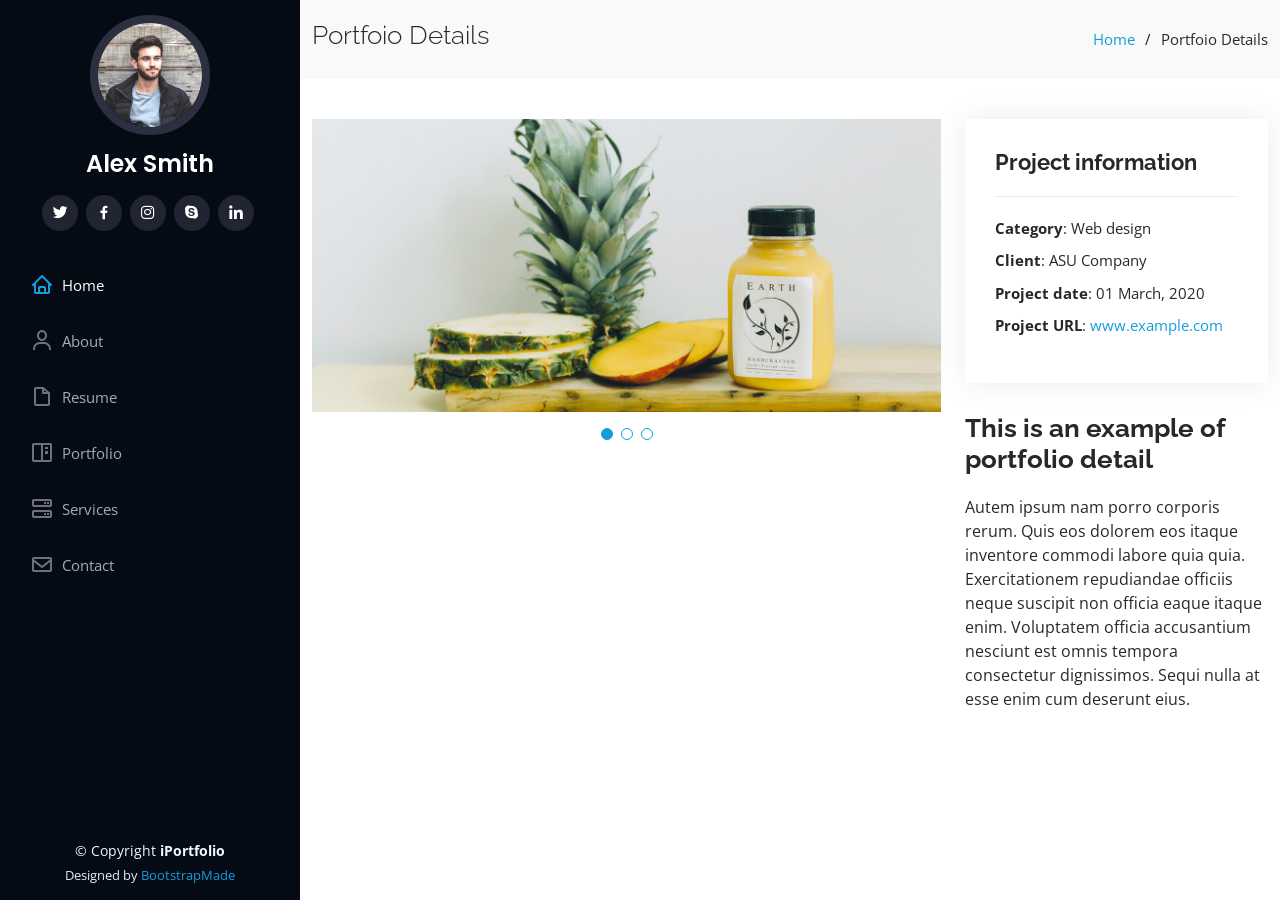
<file: portfolio-details.html>
<!DOCTYPE html>
<html lang="en">

<head>
  <meta charset="utf-8">
  <meta content="width=device-width, initial-scale=1.0" name="viewport">

  <title>Portfolio Details - iPortfolio Bootstrap Template</title>
  <meta content="" name="description">
  <meta content="" name="keywords">

  <!-- Favicons -->
  <link href="assets/img/favicon.png" rel="icon">
  <link href="assets/img/apple-touch-icon.png" rel="apple-touch-icon">

  <!-- Google Fonts -->
  <link href="https://fonts.googleapis.com/css?family=Open+Sans:300,300i,400,400i,600,600i,700,700i|Raleway:300,300i,400,400i,500,500i,600,600i,700,700i|Poppins:300,300i,400,400i,500,500i,600,600i,700,700i" rel="stylesheet">

  <!-- Vendor CSS Files -->
  <link href="assets/vendor/aos/aos.css" rel="stylesheet">
  <link href="assets/vendor/bootstrap/css/bootstrap.min.css" rel="stylesheet">
  <link href="assets/vendor/bootstrap-icons/bootstrap-icons.css" rel="stylesheet">
  <link href="assets/vendor/boxicons/css/boxicons.min.css" rel="stylesheet">
  <link href="assets/vendor/glightbox/css/glightbox.min.css" rel="stylesheet">
  <link href="assets/vendor/swiper/swiper-bundle.min.css" rel="stylesheet">

  <!-- Template Main CSS File -->
  <link href="assets/css/style.css" rel="stylesheet">

  <!-- =======================================================
  * Template Name: iPortfolio - v3.5.0
  * Template URL: https://bootstrapmade.com/iportfolio-bootstrap-portfolio-websites-template/
  * Author: BootstrapMade.com
  * License: https://bootstrapmade.com/license/
  ======================================================== -->
</head>

<body>

  <!-- ======= Mobile nav toggle button ======= -->
  <i class="bi bi-list mobile-nav-toggle d-xl-none"></i>

  <!-- ======= Header ======= -->
  <header id="header">
    <div class="d-flex flex-column">

      <div class="profile">
        <img src="assets/img/profile-img.jpg" alt="" class="img-fluid rounded-circle">
        <h1 class="text-light"><a href="index.html">Alex Smith</a></h1>
        <div class="social-links mt-3 text-center">
          <a href="#" class="twitter"><i class="bx bxl-twitter"></i></a>
          <a href="#" class="facebook"><i class="bx bxl-facebook"></i></a>
          <a href="#" class="instagram"><i class="bx bxl-instagram"></i></a>
          <a href="#" class="google-plus"><i class="bx bxl-skype"></i></a>
          <a href="#" class="linkedin"><i class="bx bxl-linkedin"></i></a>
        </div>
      </div>

      <nav id="navbar" class="nav-menu navbar">
        <ul>
          <li><a href="#hero" class="nav-link scrollto active"><i class="bx bx-home"></i> <span>Home</span></a></li>
          <li><a href="#about" class="nav-link scrollto"><i class="bx bx-user"></i> <span>About</span></a></li>
          <li><a href="#resume" class="nav-link scrollto"><i class="bx bx-file-blank"></i> <span>Resume</span></a></li>
          <li><a href="#portfolio" class="nav-link scrollto"><i class="bx bx-book-content"></i> <span>Portfolio</span></a></li>
          <li><a href="#services" class="nav-link scrollto"><i class="bx bx-server"></i> <span>Services</span></a></li>
          <li><a href="#contact" class="nav-link scrollto"><i class="bx bx-envelope"></i> <span>Contact</span></a></li>
        </ul>
      </nav><!-- .nav-menu -->
    </div>
  </header><!-- End Header -->

  <main id="main">

    <!-- ======= Breadcrumbs ======= -->
    <section id="breadcrumbs" class="breadcrumbs">
      <div class="container">

        <div class="d-flex justify-content-between align-items-center">
          <h2>Portfoio Details</h2>
          <ol>
            <li><a href="index.html">Home</a></li>
            <li>Portfoio Details</li>
          </ol>
        </div>

      </div>
    </section><!-- End Breadcrumbs -->

    <!-- ======= Portfolio Details Section ======= -->
    <section id="portfolio-details" class="portfolio-details">
      <div class="container">

        <div class="row gy-4">

          <div class="col-lg-8">
            <div class="portfolio-details-slider swiper">
              <div class="swiper-wrapper align-items-center">

                <div class="swiper-slide">
                  <img src="assets/img/portfolio/portfolio-details-1.jpg" alt="">
                </div>

                <div class="swiper-slide">
                  <img src="assets/img/portfolio/portfolio-details-2.jpg" alt="">
                </div>

                <div class="swiper-slide">
                  <img src="assets/img/portfolio/portfolio-details-3.jpg" alt="">
                </div>

              </div>
              <div class="swiper-pagination"></div>
            </div>
          </div>

          <div class="col-lg-4">
            <div class="portfolio-info">
              <h3>Project information</h3>
              <ul>
                <li><strong>Category</strong>: Web design</li>
                <li><strong>Client</strong>: ASU Company</li>
                <li><strong>Project date</strong>: 01 March, 2020</li>
                <li><strong>Project URL</strong>: <a href="#">www.example.com</a></li>
              </ul>
            </div>
            <div class="portfolio-description">
              <h2>This is an example of portfolio detail</h2>
              <p>
                Autem ipsum nam porro corporis rerum. Quis eos dolorem eos itaque inventore commodi labore quia quia. Exercitationem repudiandae officiis neque suscipit non officia eaque itaque enim. Voluptatem officia accusantium nesciunt est omnis tempora consectetur dignissimos. Sequi nulla at esse enim cum deserunt eius.
              </p>
            </div>
          </div>

        </div>

      </div>
    </section><!-- End Portfolio Details Section -->

  </main><!-- End #main -->

  <!-- ======= Footer ======= -->
  <footer id="footer">
    <div class="container">
      <div class="copyright">
        &copy; Copyright <strong><span>iPortfolio</span></strong>
      </div>
      <div class="credits">
        <!-- All the links in the footer should remain intact. -->
        <!-- You can delete the links only if you purchased the pro version. -->
        <!-- Licensing information: https://bootstrapmade.com/license/ -->
        <!-- Purchase the pro version with working PHP/AJAX contact form: https://bootstrapmade.com/iportfolio-bootstrap-portfolio-websites-template/ -->
        Designed by <a href="https://bootstrapmade.com/">BootstrapMade</a>
      </div>
    </div>
  </footer><!-- End  Footer -->

  <a href="#" class="back-to-top d-flex align-items-center justify-content-center"><i class="bi bi-arrow-up-short"></i></a>

  <!-- Vendor JS Files -->
  <script src="assets/vendor/aos/aos.js"></script>
  <script src="assets/vendor/bootstrap/js/bootstrap.bundle.min.js"></script>
  <script src="assets/vendor/glightbox/js/glightbox.min.js"></script>
  <script src="assets/vendor/isotope-layout/isotope.pkgd.min.js"></script>
  <script src="assets/vendor/php-email-form/validate.js"></script>
  <script src="assets/vendor/purecounter/purecounter.js"></script>
  <script src="assets/vendor/swiper/swiper-bundle.min.js"></script>
  <script src="assets/vendor/typed.js/typed.min.js"></script>
  <script src="assets/vendor/waypoints/noframework.waypoints.js"></script>

  <!-- Template Main JS File -->
  <script src="assets/js/main.js"></script>

</body>

</html>
</file>
<file: assets/css/style.css>
/**
* Template Name: iPortfolio - v3.5.0
* Template URL: https://bootstrapmade.com/iportfolio-bootstrap-portfolio-websites-template/
* Author: BootstrapMade.com
* License: https://bootstrapmade.com/license/
*/

/*--------------------------------------------------------------
# General
--------------------------------------------------------------*/
body {
  font-family: "Open Sans", sans-serif;
  color: #272829;
}

a {
  color: #149ddd;
  text-decoration: none;
}

a:hover {
  color: #37b3ed;
  text-decoration: none;
}

h1, h2, h3, h4, h5, h6 {
  font-family: "Raleway", sans-serif;
}

/*--------------------------------------------------------------
# Back to top button
--------------------------------------------------------------*/
.back-to-top {
  position: fixed;
  visibility: hidden;
  opacity: 0;
  right: 15px;
  bottom: 15px;
  z-index: 996;
  background: #149ddd;
  width: 40px;
  height: 40px;
  border-radius: 50px;
  transition: all 0.4s;
}
.back-to-top i {
  font-size: 28px;
  color: #fff;
  line-height: 0;
}
.back-to-top:hover {
  background: #2eafec;
  color: #fff;
}
.back-to-top.active {
  visibility: visible;
  opacity: 1;
}

/*--------------------------------------------------------------
# Header
--------------------------------------------------------------*/
#header {
  position: fixed;
  top: 0;
  left: 0;
  bottom: 0;
  width: 300px;
  transition: all ease-in-out 0.5s;
  z-index: 9997;
  transition: all 0.5s;
  padding: 0 15px;
  background: #040b14;
  overflow-y: auto;
}
#header .profile img {
  margin: 15px auto;
  display: block;
  width: 120px;
  border: 8px solid #2c2f3f;
}
#header .profile h1 {
  font-size: 24px;
  margin: 0;
  padding: 0;
  font-weight: 600;
  -moz-text-align-last: center;
  text-align-last: center;
  font-family: "Poppins", sans-serif;
}
#header .profile h1 a, #header .profile h1 a:hover {
  color: #fff;
  text-decoration: none;
}
#header .profile .social-links a {
  font-size: 18px;
  display: inline-block;
  background: #212431;
  color: #fff;
  line-height: 1;
  padding: 8px 0;
  margin-right: 4px;
  border-radius: 50%;
  text-align: center;
  width: 36px;
  height: 36px;
  transition: 0.3s;
}
#header .profile .social-links a:hover {
  background: #149ddd;
  color: #fff;
  text-decoration: none;
}

#main {
  margin-left: 300px;
}

@media (max-width: 1199px) {
  #header {
    left: -300px;
  }

  #main {
    margin-left: 0;
  }
}
/*--------------------------------------------------------------
# Navigation Menu
--------------------------------------------------------------*/
/* Desktop Navigation */
.nav-menu {
  padding: 30px 0 0 0;
}
.nav-menu * {
  margin: 0;
  padding: 0;
  list-style: none;
}
.nav-menu > ul > li {
  position: relative;
  white-space: nowrap;
}
.nav-menu a, .nav-menu a:focus {
  display: flex;
  align-items: center;
  color: #a8a9b4;
  padding: 12px 15px;
  margin-bottom: 8px;
  transition: 0.3s;
  font-size: 15px;
}
.nav-menu a i, .nav-menu a:focus i {
  font-size: 24px;
  padding-right: 8px;
  color: #6f7180;
}
.nav-menu a:hover, .nav-menu .active, .nav-menu .active:focus, .nav-menu li:hover > a {
  text-decoration: none;
  color: #fff;
}
.nav-menu a:hover i, .nav-menu .active i, .nav-menu .active:focus i, .nav-menu li:hover > a i {
  color: #149ddd;
}

/* Mobile Navigation */
.mobile-nav-toggle {
  position: fixed;
  right: 15px;
  top: 15px;
  z-index: 9998;
  border: 0;
  font-size: 24px;
  transition: all 0.4s;
  outline: none !important;
  background-color: #149ddd;
  color: #fff;
  width: 40px;
  height: 40px;
  display: inline-flex;
  align-items: center;
  justify-content: center;
  line-height: 0;
  border-radius: 50px;
  cursor: pointer;
}

.mobile-nav-active {
  overflow: hidden;
}
.mobile-nav-active #header {
  left: 0;
}

/*--------------------------------------------------------------
# Hero Section
--------------------------------------------------------------*/
#hero {
  width: 100%;
  height: 100vh;
  background: url("../img/hero-bg.jpg") top center;
  background-size: cover;
}
#hero:before {
  content: "";
  background: rgba(5, 13, 24, 0.3);
  position: absolute;
  bottom: 0;
  top: 0;
  left: 0;
  right: 0;
  z-index: 1;
}
#hero .hero-container {
  position: relative;
  z-index: 2;
  min-width: 300px;
}
#hero h1 {
  margin: 0 0 10px 0;
  font-size: 64px;
  font-weight: 700;
  line-height: 56px;
  color: #fff;
}
#hero p {
  color: #fff;
  margin-bottom: 50px;
  font-size: 26px;
  font-family: "Poppins", sans-serif;
}
#hero p span {
  color: #fff;
  padding-bottom: 4px;
  letter-spacing: 1px;
  border-bottom: 3px solid #149ddd;
}
@media (min-width: 1024px) {
  #hero {
    background-attachment: fixed;
  }
}
@media (max-width: 768px) {
  #hero h1 {
    font-size: 28px;
    line-height: 36px;
  }
  #hero h2 {
    font-size: 18px;
    line-height: 24px;
    margin-bottom: 30px;
  }
}

/*--------------------------------------------------------------
# Sections General
--------------------------------------------------------------*/
section {
  padding: 60px 0;
  overflow: hidden;
}

.section-bg {
  background: #f5f8fd;
}

.section-title {
  padding-bottom: 30px;
}
.section-title h2 {
  font-size: 32px;
  font-weight: bold;
  margin-bottom: 20px;
  padding-bottom: 20px;
  position: relative;
  color: #173b6c;
}
.section-title h2::after {
  content: "";
  position: absolute;
  display: block;
  width: 50px;
  height: 3px;
  background: #149ddd;
  bottom: 0;
  left: 0;
}
.section-title p {
  margin-bottom: 0;
}

/*--------------------------------------------------------------
# About
--------------------------------------------------------------*/
.about .content h3 {
  font-weight: 700;
  font-size: 26px;
  color: #173b6c;
}
.about .content ul {
  list-style: none;
  padding: 0;
}
.about .content ul li {
  margin-bottom: 20px;
  display: flex;
  align-items: center;
}
.about .content ul strong {
  margin-right: 10px;
}
.about .content ul i {
  font-size: 16px;
  margin-right: 5px;
  color: #149ddd;
  line-height: 0;
}
.about .content p:last-child {
  margin-bottom: 0;
}

/*--------------------------------------------------------------
# Facts
--------------------------------------------------------------*/
.facts {
  padding-bottom: 30px;
}
.facts .count-box {
  padding: 30px;
  width: 100%;
}
.facts .count-box i {
  display: block;
  font-size: 44px;
  color: #149ddd;
  float: left;
  line-height: 0;
}
.facts .count-box span {
  font-size: 48px;
  line-height: 40px;
  display: block;
  font-weight: 700;
  color: #050d18;
  margin-left: 60px;
}
.facts .count-box p {
  padding: 15px 0 0 0;
  margin: 0 0 0 60px;
  font-family: "Raleway", sans-serif;
  font-size: 14px;
  color: #122f57;
}
.facts .count-box a {
  font-weight: 600;
  display: block;
  margin-top: 20px;
  color: #122f57;
  font-size: 15px;
  font-family: "Poppins", sans-serif;
  transition: ease-in-out 0.3s;
}
.facts .count-box a:hover {
  color: #1f5297;
}

/*--------------------------------------------------------------
# Akills
--------------------------------------------------------------*/
.skills .progress {
  height: 60px;
  display: block;
  background: none;
  border-radius: 0;
}
.skills .progress .skill {
  padding: 0;
  margin: 0 0 6px 0;
  text-transform: uppercase;
  display: block;
  font-weight: 600;
  font-family: "Poppins", sans-serif;
  color: #050d18;
}
.skills .progress .skill .val {
  float: right;
  font-style: normal;
}
.skills .progress-bar-wrap {
  background: #dce8f8;
  height: 10px;
}
.skills .progress-bar {
  width: 1px;
  height: 10px;
  transition: 0.9s;
  background-color: #149ddd;
}

/*--------------------------------------------------------------
# Resume
--------------------------------------------------------------*/
.resume .resume-title {
  font-size: 26px;
  font-weight: 700;
  margin-top: 20px;
  margin-bottom: 20px;
  color: #050d18;
}
.resume .resume-item {
  padding: 0 0 20px 20px;
  margin-top: -2px;
  border-left: 2px solid #1f5297;
  position: relative;
}
.resume .resume-item h4 {
  line-height: 18px;
  font-size: 18px;
  font-weight: 600;
  text-transform: uppercase;
  font-family: "Poppins", sans-serif;
  color: #050d18;
  margin-bottom: 10px;
}
.resume .resume-item h5 {
  font-size: 16px;
  background: #e4edf9;
  padding: 5px 15px;
  display: inline-block;
  font-weight: 600;
  margin-bottom: 10px;
}
.resume .resume-item ul {
  padding-left: 20px;
}
.resume .resume-item ul li {
  padding-bottom: 10px;
}
.resume .resume-item:last-child {
  padding-bottom: 0;
}
.resume .resume-item::before {
  content: "";
  position: absolute;
  width: 16px;
  height: 16px;
  border-radius: 50px;
  left: -9px;
  top: 0;
  background: #fff;
  border: 2px solid #1f5297;
}

/*--------------------------------------------------------------
# Portfolio
--------------------------------------------------------------*/
.portfolio .portfolio-item {
  margin-bottom: 30px;
}
.portfolio #portfolio-flters {
  padding: 0;
  margin: 0 auto 35px auto;
  list-style: none;
  text-align: center;
  background: #fff;
  border-radius: 50px;
  padding: 2px 15px;
}
.portfolio #portfolio-flters li {
  cursor: pointer;
  display: inline-block;
  padding: 10px 15px 8px 15px;
  font-size: 14px;
  font-weight: 600;
  line-height: 1;
  text-transform: uppercase;
  color: #272829;
  margin-bottom: 5px;
  transition: all 0.3s ease-in-out;
}
.portfolio #portfolio-flters li:hover, .portfolio #portfolio-flters li.filter-active {
  color: #149ddd;
}
.portfolio #portfolio-flters li:last-child {
  margin-right: 0;
}
.portfolio .portfolio-wrap {
  transition: 0.3s;
  position: relative;
  overflow: hidden;
  z-index: 1;
}
.portfolio .portfolio-wrap::before {
  content: "";
  background: rgba(255, 255, 255, 0.5);
  position: absolute;
  left: 0;
  right: 0;
  top: 0;
  bottom: 0;
  transition: all ease-in-out 0.3s;
  z-index: 2;
  opacity: 0;
}
.portfolio .portfolio-wrap .portfolio-links {
  opacity: 1;
  left: 0;
  right: 0;
  bottom: -60px;
  z-index: 3;
  position: absolute;
  transition: all ease-in-out 0.3s;
  display: flex;
  justify-content: center;
}
.portfolio .portfolio-wrap .portfolio-links a {
  color: #fff;
  font-size: 28px;
  text-align: center;
  background: rgba(20, 157, 221, 0.75);
  transition: 0.3s;
  width: 50%;
}
.portfolio .portfolio-wrap .portfolio-links a:hover {
  background: rgba(20, 157, 221, 0.95);
}
.portfolio .portfolio-wrap .portfolio-links a + a {
  border-left: 1px solid #37b3ed;
}
.portfolio .portfolio-wrap:hover::before {
  top: 0;
  left: 0;
  right: 0;
  bottom: 0;
  opacity: 1;
}
.portfolio .portfolio-wrap:hover .portfolio-links {
  opacity: 1;
  bottom: 0;
}

/*--------------------------------------------------------------
# Portfolio Details
--------------------------------------------------------------*/
.portfolio-details {
  padding-top: 40px;
}
.portfolio-details .portfolio-details-slider img {
  width: 100%;
}
.portfolio-details .portfolio-details-slider .swiper-pagination {
  margin-top: 20px;
  position: relative;
}
.portfolio-details .portfolio-details-slider .swiper-pagination .swiper-pagination-bullet {
  width: 12px;
  height: 12px;
  background-color: #fff;
  opacity: 1;
  border: 1px solid #149ddd;
}
.portfolio-details .portfolio-details-slider .swiper-pagination .swiper-pagination-bullet-active {
  background-color: #149ddd;
}
.portfolio-details .portfolio-info {
  padding: 30px;
  box-shadow: 0px 0 30px rgba(5, 13, 24, 0.08);
}
.portfolio-details .portfolio-info h3 {
  font-size: 22px;
  font-weight: 700;
  margin-bottom: 20px;
  padding-bottom: 20px;
  border-bottom: 1px solid #eee;
}
.portfolio-details .portfolio-info ul {
  list-style: none;
  padding: 0;
  font-size: 15px;
}
.portfolio-details .portfolio-info ul li + li {
  margin-top: 10px;
}
.portfolio-details .portfolio-description {
  padding-top: 30px;
}
.portfolio-details .portfolio-description h2 {
  font-size: 26px;
  font-weight: 700;
  margin-bottom: 20px;
}
.portfolio-details .portfolio-description p {
  padding: 0;
}

/*--------------------------------------------------------------
# Services
--------------------------------------------------------------*/
.services .icon-box {
  margin-bottom: 20px;
}
.services .icon {
  float: left;
  display: flex;
  align-items: center;
  justify-content: center;
  width: 54px;
  height: 54px;
  background: #149ddd;
  border-radius: 50%;
  transition: 0.5s;
  border: 1px solid #149ddd;
}
.services .icon i {
  color: #fff;
  font-size: 24px;
  line-height: 0;
}
.services .icon-box:hover .icon {
  background: #fff;
}
.services .icon-box:hover .icon i {
  color: #149ddd;
}
.services .title {
  margin-left: 80px;
  font-weight: 700;
  margin-bottom: 15px;
  font-size: 18px;
}
.services .title a {
  color: #343a40;
}
.services .title a:hover {
  color: #149ddd;
}
.services .description {
  margin-left: 80px;
  line-height: 24px;
  font-size: 14px;
}

/*--------------------------------------------------------------
# Testimonials
--------------------------------------------------------------*/
.testimonials .testimonials-carousel, .testimonials .testimonials-slider {
  overflow: hidden;
}
.testimonials .testimonial-item {
  box-sizing: content-box;
  text-align: center;
  min-height: 320px;
}
.testimonials .testimonial-item .testimonial-img {
  width: 90px;
  border-radius: 50%;
  margin: 0 auto;
}
.testimonials .testimonial-item h3 {
  font-size: 18px;
  font-weight: bold;
  margin: 10px 0 5px 0;
  color: #111;
}
.testimonials .testimonial-item h4 {
  font-size: 14px;
  color: #999;
  margin: 0;
}
.testimonials .testimonial-item .quote-icon-left, .testimonials .testimonial-item .quote-icon-right {
  color: #c3e8fa;
  font-size: 26px;
}
.testimonials .testimonial-item .quote-icon-left {
  display: inline-block;
  left: -5px;
  position: relative;
}
.testimonials .testimonial-item .quote-icon-right {
  display: inline-block;
  right: -5px;
  position: relative;
  top: 10px;
}
.testimonials .testimonial-item p {
  font-style: italic;
  margin: 0 15px 15px 15px;
  padding: 20px;
  background: #fff;
  position: relative;
  margin-bottom: 35px;
  border-radius: 6px;
  box-shadow: 0px 2px 15px rgba(0, 0, 0, 0.1);
}
.testimonials .testimonial-item p::after {
  content: "";
  width: 0;
  height: 0;
  border-top: 20px solid #fff;
  border-right: 20px solid transparent;
  border-left: 20px solid transparent;
  position: absolute;
  bottom: -20px;
  left: calc(50% - 20px);
}
.testimonials .swiper-pagination {
  margin-top: 20px;
  position: relative;
}
.testimonials .swiper-pagination .swiper-pagination-bullet {
  width: 12px;
  height: 12px;
  background-color: #fff;
  opacity: 1;
  border: 1px solid #149ddd;
}
.testimonials .swiper-pagination .swiper-pagination-bullet-active {
  background-color: #149ddd;
}

/*--------------------------------------------------------------
# Contact
--------------------------------------------------------------*/
.contact {
  padding-bottom: 130px;
}
.contact .info {
  padding: 30px;
  background: #fff;
  width: 100%;
  box-shadow: 0 0 24px 0 rgba(0, 0, 0, 0.12);
}
.contact .info i {
  font-size: 20px;
  color: #149ddd;
  float: left;
  width: 44px;
  height: 44px;
  background: #dff3fc;
  display: flex;
  justify-content: center;
  align-items: center;
  border-radius: 50px;
  transition: all 0.3s ease-in-out;
}
.contact .info h4 {
  padding: 0 0 0 60px;
  font-size: 22px;
  font-weight: 600;
  margin-bottom: 5px;
  color: #050d18;
}
.contact .info p {
  padding: 0 0 10px 60px;
  margin-bottom: 20px;
  font-size: 14px;
  color: #173b6c;
}
.contact .info .email p {
  padding-top: 5px;
}
.contact .info .social-links {
  padding-left: 60px;
}
.contact .info .social-links a {
  font-size: 18px;
  display: inline-block;
  background: #333;
  color: #fff;
  line-height: 1;
  padding: 8px 0;
  border-radius: 50%;
  text-align: center;
  width: 36px;
  height: 36px;
  transition: 0.3s;
  margin-right: 10px;
}
.contact .info .social-links a:hover {
  background: #149ddd;
  color: #fff;
}
.contact .info .email:hover i, .contact .info .address:hover i, .contact .info .phone:hover i {
  background: #149ddd;
  color: #fff;
}
.contact .php-email-form {
  width: 100%;
  padding: 30px;
  background: #fff;
  box-shadow: 0 0 24px 0 rgba(0, 0, 0, 0.12);
}
.contact .php-email-form .form-group {
  padding-bottom: 8px;
}
.contact .php-email-form .validate {
  display: none;
  color: red;
  margin: 0 0 15px 0;
  font-weight: 400;
  font-size: 13px;
}
.contact .php-email-form .error-message {
  display: none;
  color: #fff;
  background: #ed3c0d;
  text-align: left;
  padding: 15px;
  font-weight: 600;
}
.contact .php-email-form .error-message br + br {
  margin-top: 25px;
}
.contact .php-email-form .sent-message {
  display: none;
  color: #fff;
  background: #18d26e;
  text-align: center;
  padding: 15px;
  font-weight: 600;
}
.contact .php-email-form .loading {
  display: none;
  background: #fff;
  text-align: center;
  padding: 15px;
}
.contact .php-email-form .loading:before {
  content: "";
  display: inline-block;
  border-radius: 50%;
  width: 24px;
  height: 24px;
  margin: 0 10px -6px 0;
  border: 3px solid #18d26e;
  border-top-color: #eee;
  -webkit-animation: animate-loading 1s linear infinite;
  animation: animate-loading 1s linear infinite;
}
.contact .php-email-form .form-group {
  margin-bottom: 15px;
}
.contact .php-email-form label {
  padding-bottom: 8px;
}
.contact .php-email-form input, .contact .php-email-form textarea {
  border-radius: 0;
  box-shadow: none;
  font-size: 14px;
}
.contact .php-email-form input {
  height: 44px;
}
.contact .php-email-form textarea {
  padding: 10px 15px;
}
.contact .php-email-form button[type=submit] {
  background: #149ddd;
  border: 0;
  padding: 10px 24px;
  color: #fff;
  transition: 0.4s;
  border-radius: 4px;
}
.contact .php-email-form button[type=submit]:hover {
  background: #37b3ed;
}
@-webkit-keyframes animate-loading {
  0% {
    transform: rotate(0deg);
  }
  100% {
    transform: rotate(360deg);
  }
}
@keyframes animate-loading {
  0% {
    transform: rotate(0deg);
  }
  100% {
    transform: rotate(360deg);
  }
}

/*--------------------------------------------------------------
# Breadcrumbs
--------------------------------------------------------------*/
.breadcrumbs {
  padding: 20px 0;
  background: #f9f9f9;
}
.breadcrumbs h2 {
  font-size: 26px;
  font-weight: 300;
}
.breadcrumbs ol {
  display: flex;
  flex-wrap: wrap;
  list-style: none;
  padding: 0;
  margin: 0;
  font-size: 15px;
}
.breadcrumbs ol li + li {
  padding-left: 10px;
}
.breadcrumbs ol li + li::before {
  display: inline-block;
  padding-right: 10px;
  color: #0e2442;
  content: "/";
}
@media (max-width: 768px) {
  .breadcrumbs .d-flex {
    display: block !important;
  }
  .breadcrumbs ol {
    display: block;
  }
  .breadcrumbs ol li {
    display: inline-block;
  }
}

/*--------------------------------------------------------------
# Footer
--------------------------------------------------------------*/
#footer {
  padding: 15px;
  color: #f4f6fd;
  font-size: 14px;
  position: fixed;
  left: 0;
  bottom: 0;
  width: 300px;
  z-index: 9999;
  background: #040b14;
}
#footer .copyright {
  text-align: center;
}
#footer .credits {
  padding-top: 5px;
  text-align: center;
  font-size: 13px;
  color: #eaebf0;
}
@media (max-width: 1199px) {
  #footer {
    position: static;
    width: auto;
    padding-right: 20px 15px;
  }
}
</file>
